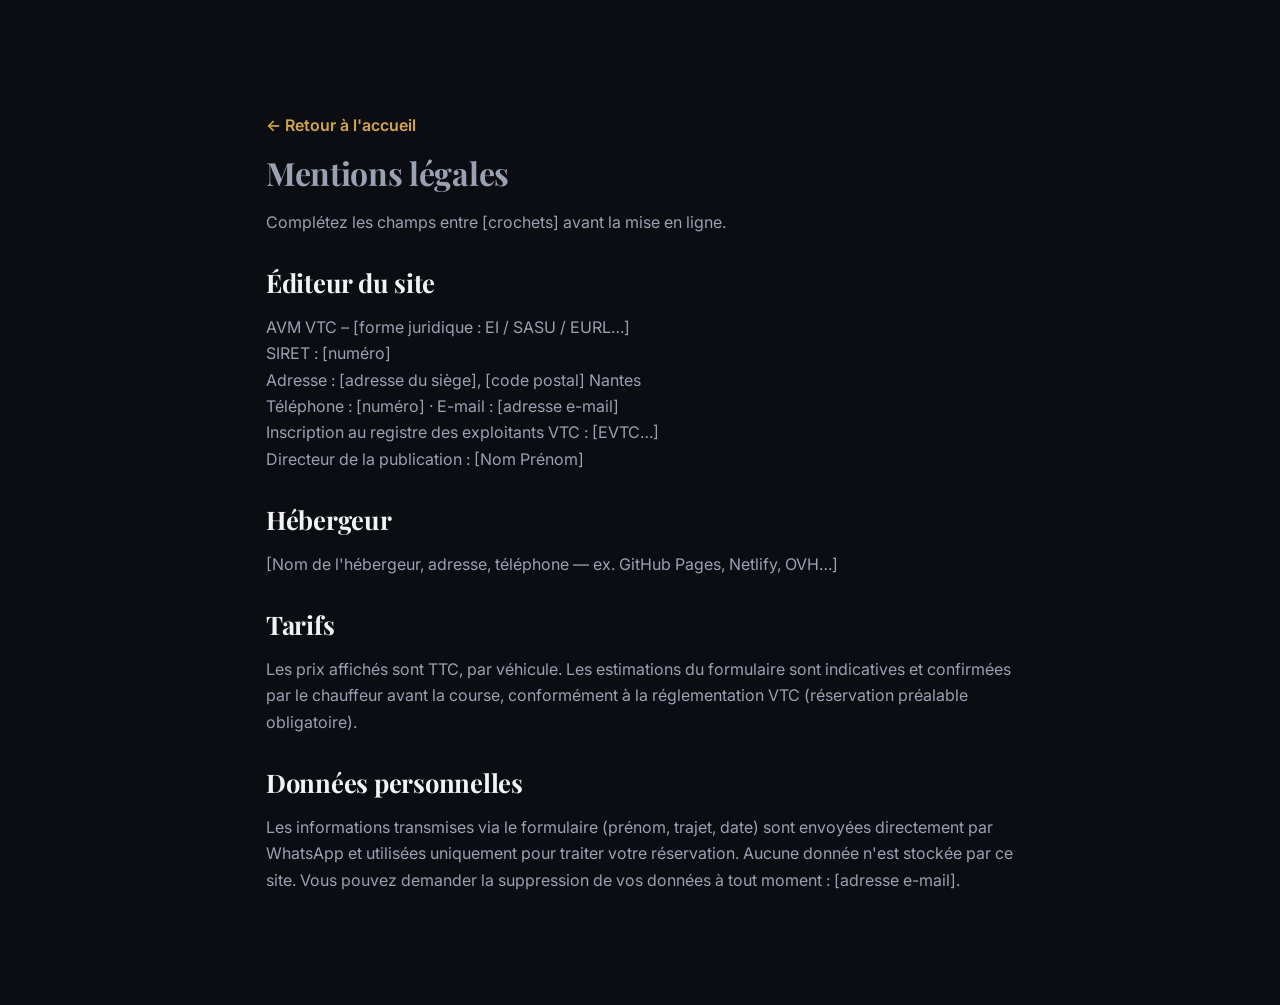
<file: mentions-legales.html>
<!doctype html>
<html lang="fr">
<head>
  <meta charset="utf-8">
  <meta name="viewport" content="width=device-width, initial-scale=1">
  <title>Mentions légales – AVM VTC</title>
  <meta name="robots" content="noindex">
  <link rel="icon" href="assets/favicon.svg" type="image/svg+xml">
  <link href="https://fonts.googleapis.com/css2?family=Inter:wght@400;500;600;700&family=Playfair+Display:wght@600;700&display=swap" rel="stylesheet">
  <link rel="stylesheet" href="style.css">
</head>
<body>
  <main class="section">
    <div class="container container--narrow prose">
      <p><a class="link" href="index.html">← Retour à l'accueil</a></p>
      <h1>Mentions légales</h1>
      <p class="muted">Complétez les champs entre [crochets] avant la mise en ligne.</p>

      <h2>Éditeur du site</h2>
      <p>AVM VTC – [forme juridique : EI / SASU / EURL…]<br>
      SIRET : [numéro]<br>
      Adresse : [adresse du siège], [code postal] Nantes<br>
      Téléphone : [numéro] · E-mail : [adresse e-mail]<br>
      Inscription au registre des exploitants VTC : [EVTC…]<br>
      Directeur de la publication : [Nom Prénom]</p>

      <h2>Hébergeur</h2>
      <p>[Nom de l'hébergeur, adresse, téléphone — ex. GitHub Pages, Netlify, OVH…]</p>

      <h2>Tarifs</h2>
      <p>Les prix affichés sont TTC, par véhicule. Les estimations du formulaire sont indicatives et confirmées par le chauffeur avant la course, conformément à la réglementation VTC (réservation préalable obligatoire).</p>

      <h2>Données personnelles</h2>
      <p>Les informations transmises via le formulaire (prénom, trajet, date) sont envoyées directement par WhatsApp et utilisées uniquement pour traiter votre réservation. Aucune donnée n'est stockée par ce site. Vous pouvez demander la suppression de vos données à tout moment : [adresse e-mail].</p>
    </div>
  </main>
</body>
</html>
</file>
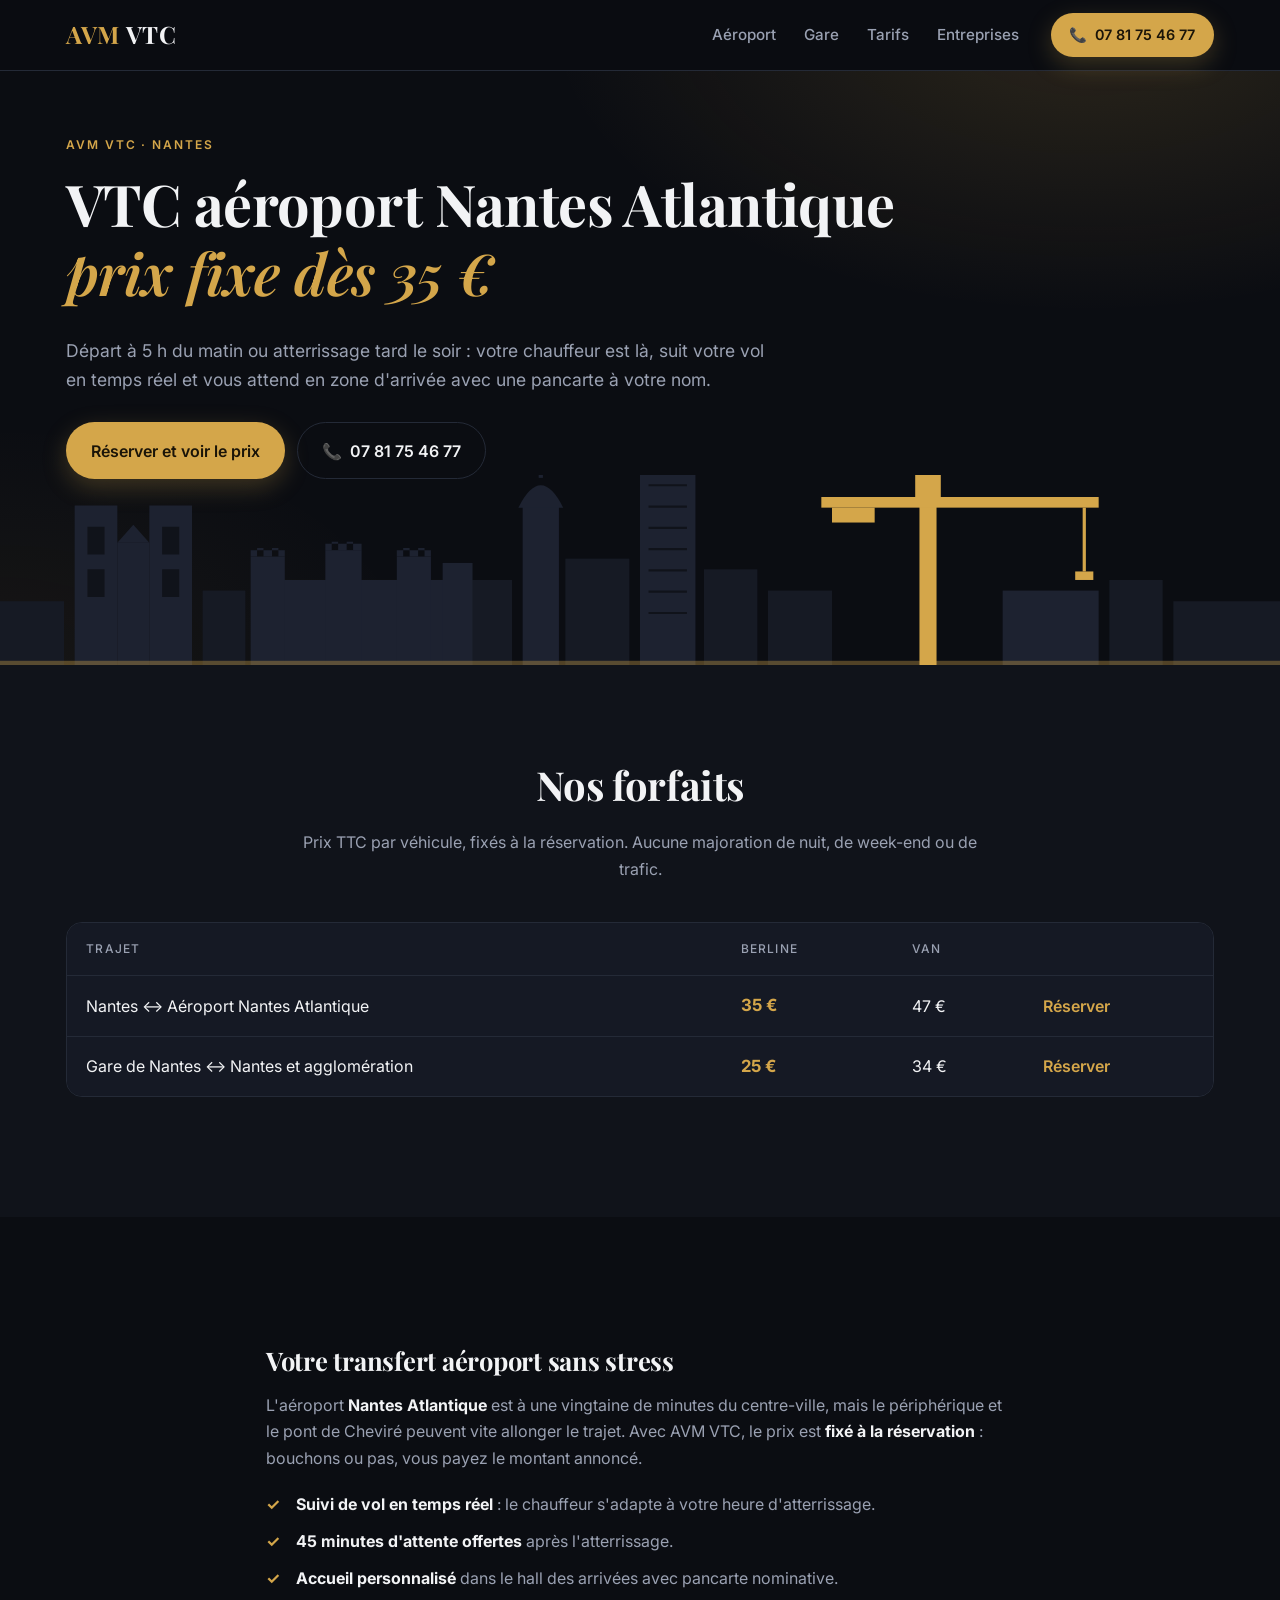
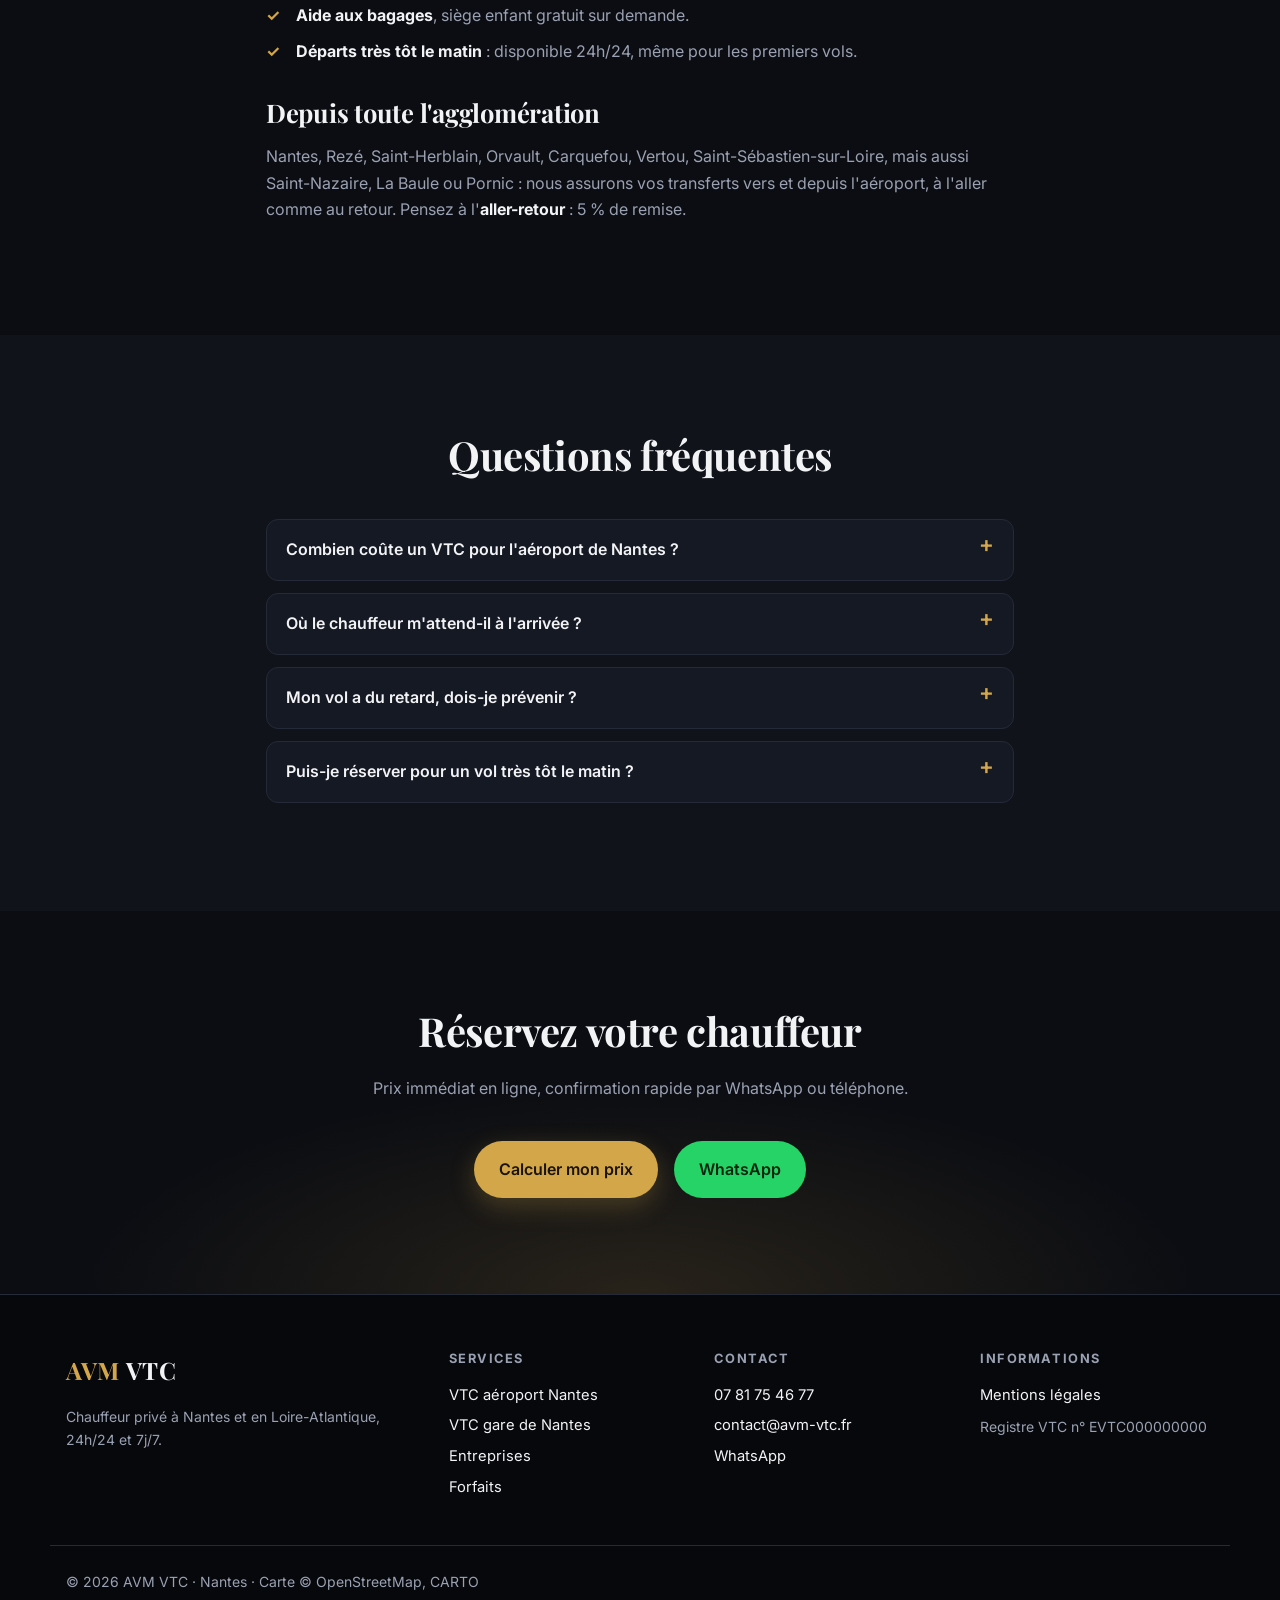
<file: vtc-aeroport-nantes.html>
<!doctype html>
<html lang="fr">
<head>
  <meta charset="utf-8">
  <meta name="viewport" content="width=device-width, initial-scale=1">
  <title>VTC Aéroport Nantes Atlantique dès 35 € – AVM VTC, chauffeur privé 24h/24</title>
  <meta name="description" content="Chauffeur VTC pour l'aéroport Nantes Atlantique : forfait 35 € depuis Nantes centre, prix fixe, suivi de vol, accueil avec pancarte, 24h/24. Réservation en 1 minute.">
  <link rel="canonical" href="https://www.avm-vtc.fr/vtc-aeroport-nantes.html">
  <meta property="og:title" content="VTC Aéroport Nantes Atlantique dès 35 € – AVM VTC, chauffeur privé 24h/24">
  <meta property="og:description" content="Chauffeur VTC pour l'aéroport Nantes Atlantique : forfait 35 € depuis Nantes centre, prix fixe, suivi de vol, accueil avec pancarte, 24h/24. Réservation en 1 minute.">
  <meta property="og:type" content="website">
  <meta property="og:locale" content="fr_FR">
  <meta name="theme-color" content="#0b0d12">
  <link rel="manifest" href="manifest.webmanifest">
  <link rel="apple-touch-icon" href="assets/icon-192.png">
  <link rel="icon" href="assets/favicon.svg" type="image/svg+xml">
  <link rel="preconnect" href="https://fonts.googleapis.com">
  <link rel="preconnect" href="https://fonts.gstatic.com" crossorigin>
  <link href="https://fonts.googleapis.com/css2?family=Inter:wght@400;500;600;700&family=Playfair+Display:wght@600;700&display=swap" rel="stylesheet">
  <link rel="stylesheet" href="style.css">
  <script type="application/ld+json">
  {
    "@context": "https://schema.org",
    "@type": "FAQPage",
    "mainEntity": [
      { "@type": "Question", "name": "Combien coûte un VTC pour l'aéroport de Nantes ?", "acceptedAnswer": { "@type": "Answer", "text": "Le forfait entre Nantes centre et l'aéroport Nantes Atlantique est de 35 € en berline et 47 € en van, prix fixe et TTC." } },
      { "@type": "Question", "name": "Où le chauffeur m'attend-il à l'arrivée ?", "acceptedAnswer": { "@type": "Answer", "text": "Dans le hall des arrivées, avec une pancarte à votre nom. Le chauffeur vous envoie un message dès qu'il est sur place." } },
      { "@type": "Question", "name": "Mon vol a du retard, dois-je prévenir ?", "acceptedAnswer": { "@type": "Answer", "text": "Non : nous suivons votre vol en temps réel. Les 45 premières minutes d'attente après l'atterrissage sont offertes." } },
      { "@type": "Question", "name": "Puis-je réserver pour un vol très tôt le matin ?", "acceptedAnswer": { "@type": "Answer", "text": "Oui, nous fonctionnons 24h/24. Réservez de préférence la veille pour les départs avant 7 h." } }
    ]
  }
  </script>
</head>
<body>

<!-- Page générée à partir de index.html : en-tête et pied de page identiques. -->
  <header class="header" id="top">
    <div class="container header__inner">
      <a href="index.html" class="logo" aria-label="AVM VTC, accueil">
        <span class="logo__mark">AVM</span><span class="logo__text">VTC</span>
      </a>
      <nav class="nav" aria-label="Navigation principale">
        <a href="vtc-aeroport-nantes.html">Aéroport</a>
        <a href="vtc-gare-nantes.html">Gare</a>
        <a href="index.html#tarifs">Tarifs</a>
        <a href="index.html#entreprises">Entreprises</a>
      </nav>
      <button class="btn btn--ghost btn--sm" data-install hidden>⬇︎ Installer l'app</button>
      <a class="btn btn--gold btn--sm" data-tel href="#">📞 <span class="hide-sm" data-tel-label></span><span class="show-sm">Appeler</span></a>
    </div>
  </header>

  <main>
    <section class="hero hero--page">
      <div class="container">
        <p class="eyebrow">AVM VTC · Nantes</p>
        <h1>VTC aéroport Nantes Atlantique<br><em>prix fixe dès 35 €</em></h1>
        <p class="lead">Départ à 5 h du matin ou atterrissage tard le soir : votre chauffeur est là, suit votre vol en temps réel et vous attend en zone d'arrivée avec une pancarte à votre nom.</p>
        <div class="hero__actions">
          <a class="btn btn--gold" href="index.html?trajet=nte#reserver">Réserver et voir le prix</a>
          <a class="btn btn--ghost" data-tel href="#">📞 <span data-tel-label></span></a>
        </div>
      </div>
      <img class="hero__skyline" src="assets/nantes.svg" alt="" aria-hidden="true">
    </section>

    <section class="section section--alt">
      <div class="container">
        <h2 class="section__title">Nos forfaits</h2>
        <p class="section__sub">Prix TTC par véhicule, fixés à la réservation. Aucune majoration de nuit, de week-end ou de trafic.</p>
        <div class="table-wrap">
          <table class="prices" data-groups="airport,station">
            <thead><tr><th>Trajet</th><th>Berline</th><th>Van</th><th><span class="sr-only">Action</span></th></tr></thead>
            <tbody></tbody>
          </table>
        </div>
      </div>
    </section>

    <section class="section">
      <div class="container container--narrow prose">
        <h2>Votre transfert aéroport sans stress</h2>
        <p>L'aéroport <strong>Nantes Atlantique</strong> est à une vingtaine de minutes du centre-ville, mais le périphérique et le pont de Cheviré peuvent vite allonger le trajet. Avec AVM VTC, le prix est <strong>fixé à la réservation</strong> : bouchons ou pas, vous payez le montant annoncé.</p>
        <ul class="checks">
          <li><strong>Suivi de vol en temps réel</strong> : le chauffeur s'adapte à votre heure d'atterrissage.</li>
          <li><strong>45 minutes d'attente offertes</strong> après l'atterrissage.</li>
          <li><strong>Accueil personnalisé</strong> dans le hall des arrivées avec pancarte nominative.</li>
          <li><strong>Aide aux bagages</strong>, siège enfant gratuit sur demande.</li>
          <li><strong>Départs très tôt le matin</strong> : disponible 24h/24, même pour les premiers vols.</li>
        </ul>
        <h2>Depuis toute l'agglomération</h2>
        <p>Nantes, Rezé, Saint-Herblain, Orvault, Carquefou, Vertou, Saint-Sébastien-sur-Loire, mais aussi Saint-Nazaire, La Baule ou Pornic : nous assurons vos transferts vers et depuis l'aéroport, à l'aller comme au retour. Pensez à l'<strong>aller-retour</strong> : 5 % de remise.</p>
      </div>
    </section>

    <section class="section section--alt">
      <div class="container container--narrow">
        <h2 class="section__title">Questions fréquentes</h2>
        <details><summary>Combien coûte un VTC pour l'aéroport de Nantes ?</summary><p>Le forfait entre Nantes centre et l'aéroport Nantes Atlantique est de 35 € en berline et 47 € en van, prix fixe et TTC.</p></details>
        <details><summary>Où le chauffeur m'attend-il à l'arrivée ?</summary><p>Dans le hall des arrivées, avec une pancarte à votre nom. Le chauffeur vous envoie un message dès qu'il est sur place.</p></details>
        <details><summary>Mon vol a du retard, dois-je prévenir ?</summary><p>Non : nous suivons votre vol en temps réel. Les 45 premières minutes d'attente après l'atterrissage sont offertes.</p></details>
        <details><summary>Puis-je réserver pour un vol très tôt le matin ?</summary><p>Oui, nous fonctionnons 24h/24. Réservez de préférence la veille pour les départs avant 7 h.</p></details>
      </div>
    </section>

    <section class="section final">
      <div class="container center">
        <h2 class="section__title">Réservez votre chauffeur</h2>
        <p class="section__sub">Prix immédiat en ligne, confirmation rapide par WhatsApp ou téléphone.</p>
        <div class="final__btns">
          <a class="btn btn--gold" href="index.html?trajet=nte#reserver">Calculer mon prix</a>
          <a class="btn btn--whatsapp" href="#" data-wa="Bonjour, je souhaite réserver un VTC (prix fixe dès 35 €).">WhatsApp</a>
        </div>
      </div>
    </section>
  </main>

  <footer class="footer">
    <div class="container footer__grid">
      <div>
        <a href="index.html" class="logo"><span class="logo__mark">AVM</span><span class="logo__text">VTC</span></a>
        <p class="muted small">Chauffeur privé à Nantes et en Loire-Atlantique, 24h/24 et 7j/7.</p>
      </div>
      <div>
        <h4>Services</h4>
        <a href="vtc-aeroport-nantes.html">VTC aéroport Nantes</a>
        <a href="vtc-gare-nantes.html">VTC gare de Nantes</a>
        <a href="index.html#entreprises">Entreprises</a>
        <a href="index.html#tarifs">Forfaits</a>
      </div>
      <div>
        <h4>Contact</h4>
        <a data-tel href="#"><span data-tel-label></span></a>
        <a data-mail href="#"><span data-email></span></a>
        <a href="#" data-wa="Bonjour AVM VTC,">WhatsApp</a>
      </div>
      <div>
        <h4>Informations</h4>
        <a href="mentions-legales.html">Mentions légales</a>
        <span class="muted small">Registre VTC n° <span data-registre></span></span>
      </div>
    </div>
    <p class="container muted small footer__copy">© <span data-year></span> AVM VTC · Nantes · Carte © OpenStreetMap, CARTO</p>
  </footer>

  <div class="mobile-bar">
    <a class="btn btn--gold" data-tel href="#">📞 Appeler</a>
    <a class="btn btn--whatsapp" href="#" data-wa="Bonjour, je souhaite réserver une course avec AVM VTC.">WhatsApp</a>
  </div>

  <script src="config.js"></script>
  <script src="script.js"></script>
</body>
</html>
</file>
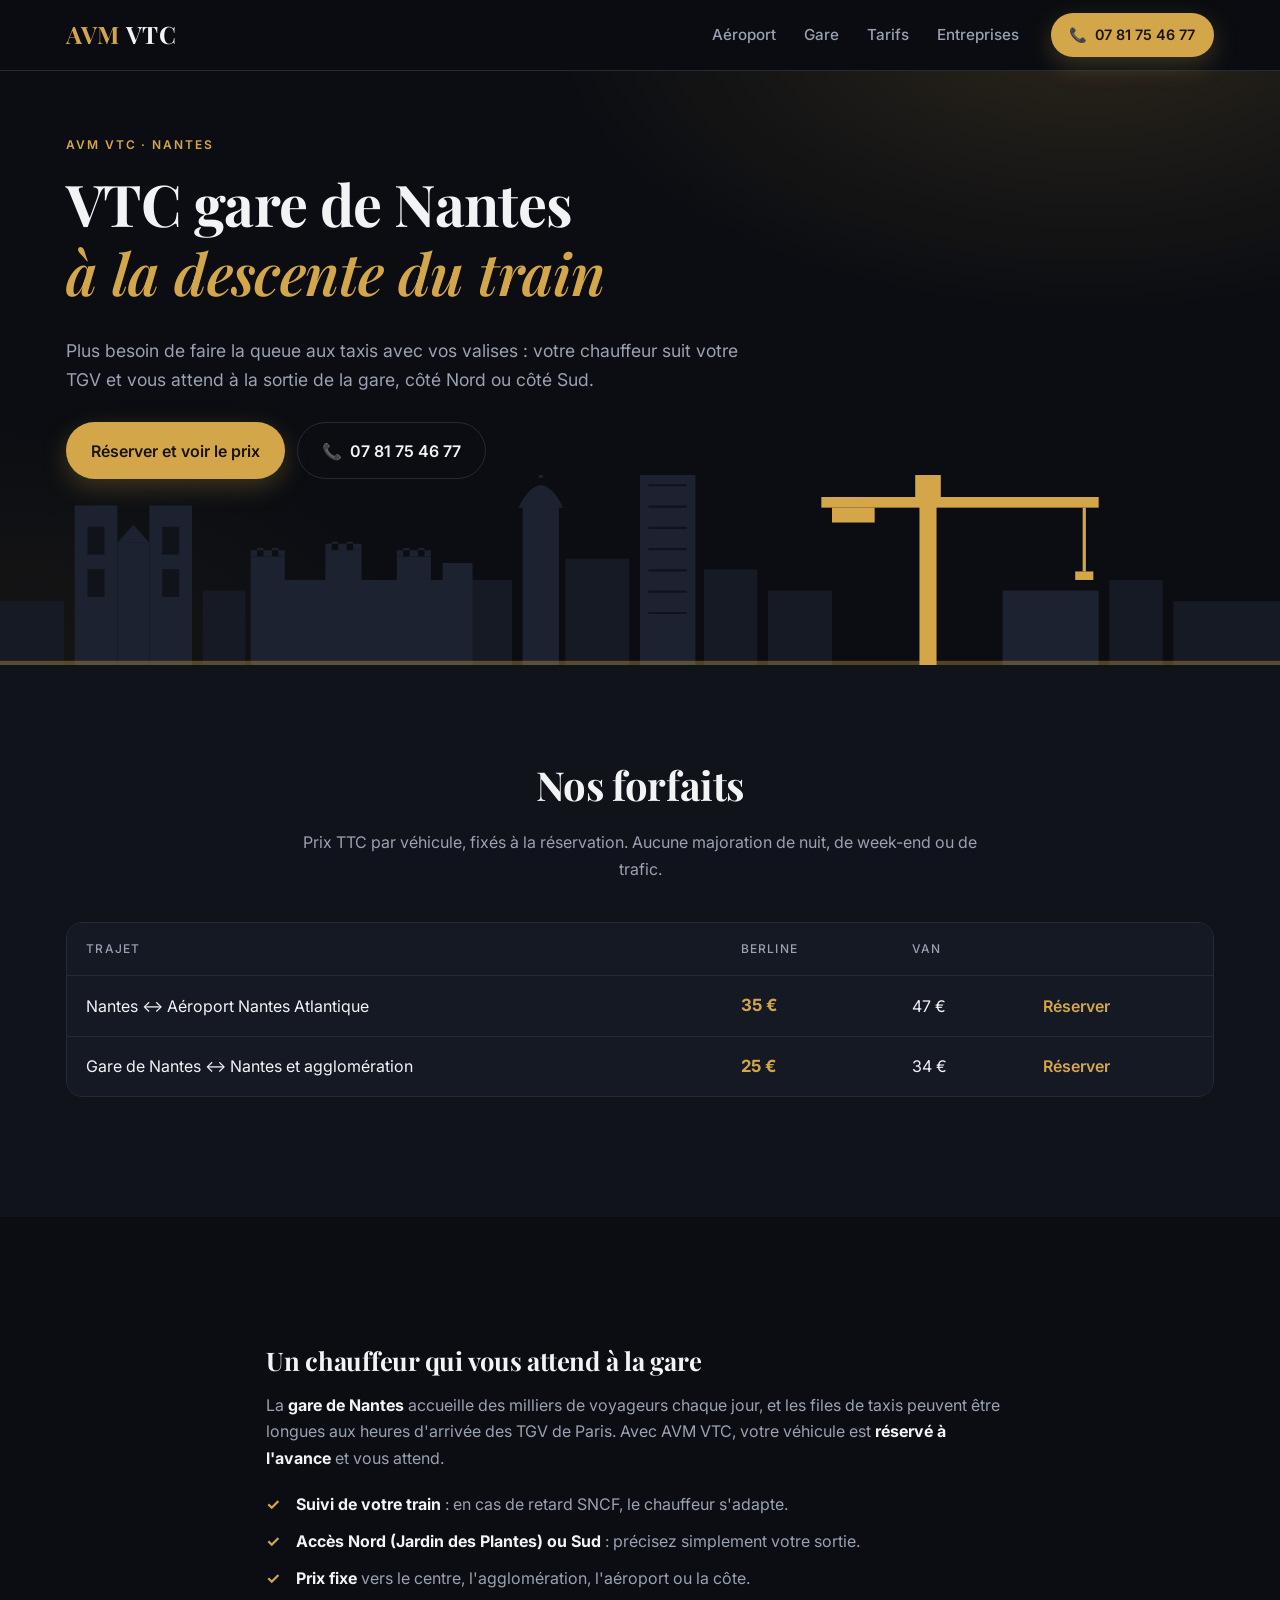
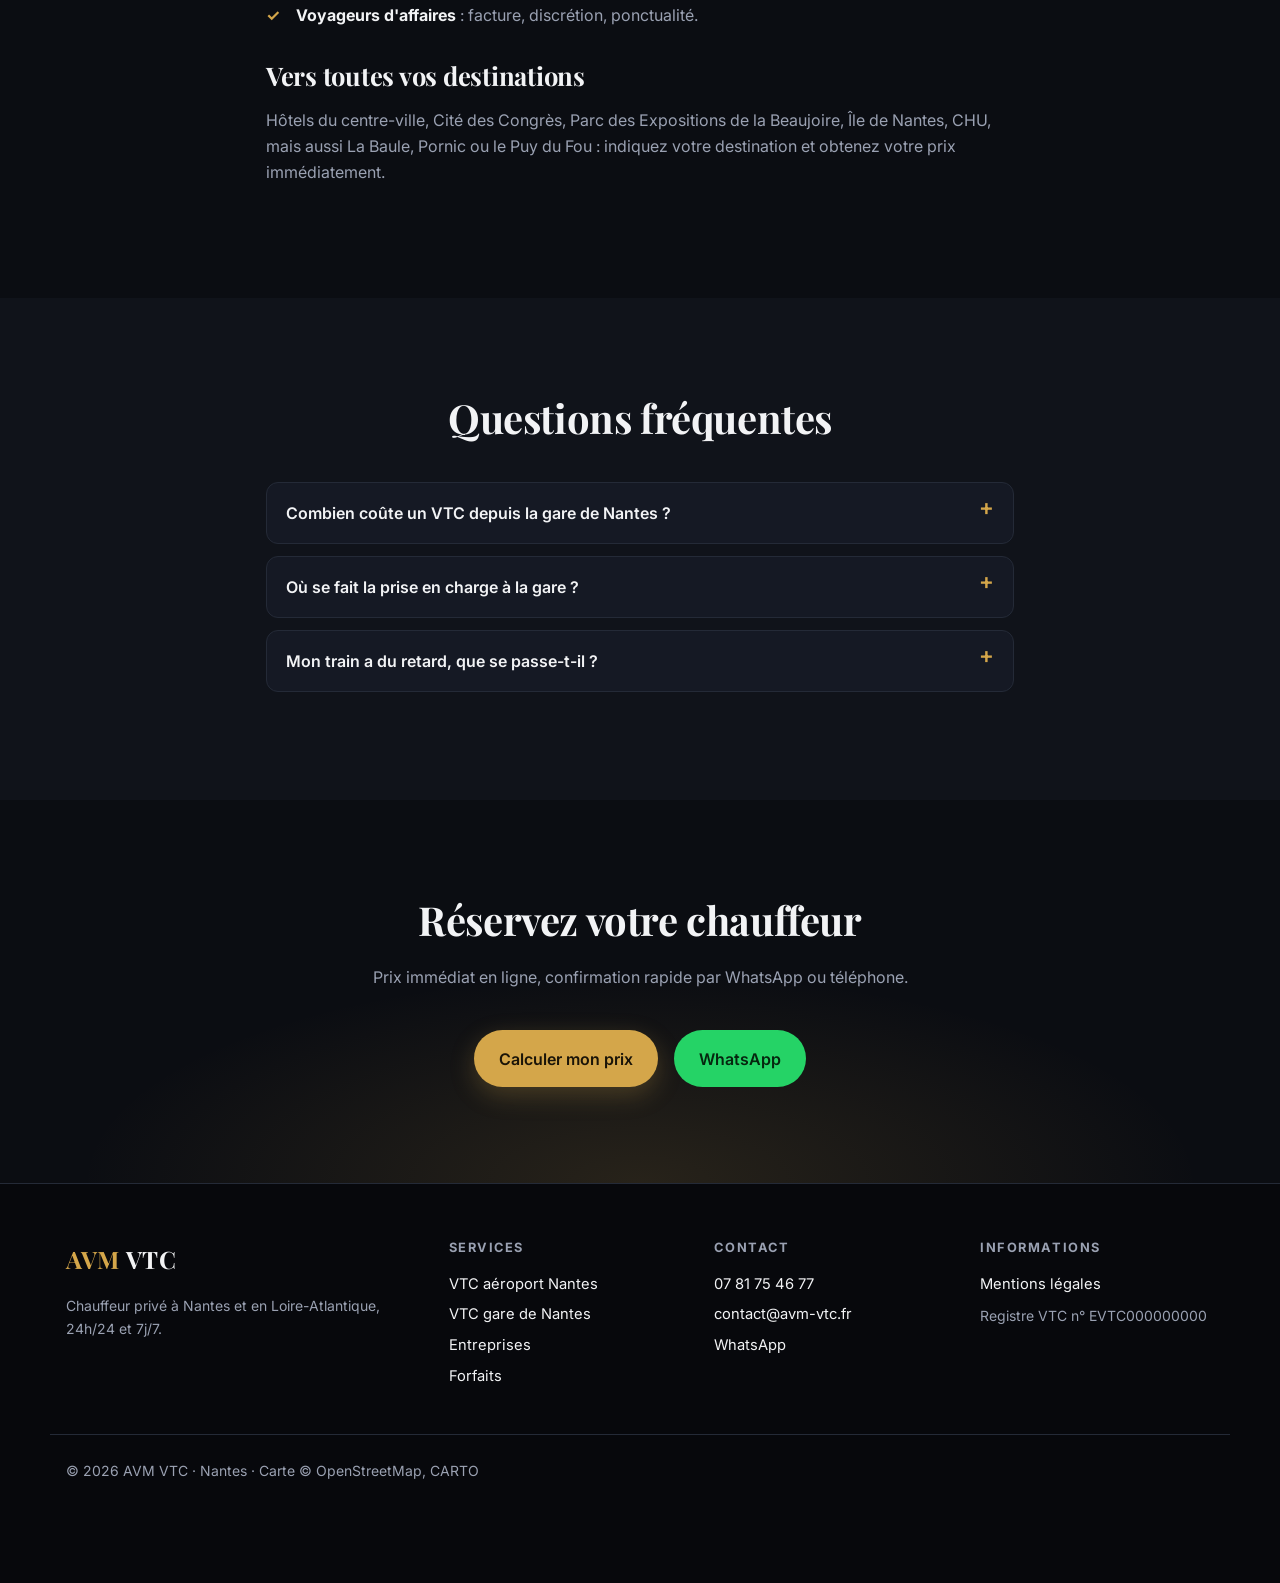
<file: vtc-gare-nantes.html>
<!doctype html>
<html lang="fr">
<head>
  <meta charset="utf-8">
  <meta name="viewport" content="width=device-width, initial-scale=1">
  <title>VTC Gare de Nantes dès 25 € – AVM VTC, chauffeur privé à la sortie du train</title>
  <meta name="description" content="Chauffeur VTC à la gare de Nantes (accès Nord et Sud) : dès 25 € vers Nantes et l'agglomération, 35 € vers l'aéroport. Suivi du train, prix fixe, 24h/24.">
  <link rel="canonical" href="https://www.avm-vtc.fr/vtc-gare-nantes.html">
  <meta property="og:title" content="VTC Gare de Nantes dès 25 € – AVM VTC, chauffeur privé à la sortie du train">
  <meta property="og:description" content="Chauffeur VTC à la gare de Nantes (accès Nord et Sud) : dès 25 € vers Nantes et l'agglomération, 35 € vers l'aéroport. Suivi du train, prix fixe, 24h/24.">
  <meta property="og:type" content="website">
  <meta property="og:locale" content="fr_FR">
  <meta name="theme-color" content="#0b0d12">
  <link rel="manifest" href="manifest.webmanifest">
  <link rel="apple-touch-icon" href="assets/icon-192.png">
  <link rel="icon" href="assets/favicon.svg" type="image/svg+xml">
  <link rel="preconnect" href="https://fonts.googleapis.com">
  <link rel="preconnect" href="https://fonts.gstatic.com" crossorigin>
  <link href="https://fonts.googleapis.com/css2?family=Inter:wght@400;500;600;700&family=Playfair+Display:wght@600;700&display=swap" rel="stylesheet">
  <link rel="stylesheet" href="style.css">
  <script type="application/ld+json">
  {
    "@context": "https://schema.org",
    "@type": "FAQPage",
    "mainEntity": [
      { "@type": "Question", "name": "Combien coûte un VTC depuis la gare de Nantes ?", "acceptedAnswer": { "@type": "Answer", "text": "Dès 25 € vers Nantes et l'agglomération, et 35 € vers l'aéroport Nantes Atlantique, prix fixe et TTC en berline." } },
      { "@type": "Question", "name": "Où se fait la prise en charge à la gare ?", "acceptedAnswer": { "@type": "Answer", "text": "Côté Nord ou côté Sud, selon votre préférence. Le chauffeur vous indique sa position exacte par message." } },
      { "@type": "Question", "name": "Mon train a du retard, que se passe-t-il ?", "acceptedAnswer": { "@type": "Answer", "text": "Nous suivons les horaires SNCF en temps réel : le chauffeur sera là à l'arrivée réelle de votre train." } }
    ]
  }
  </script>
</head>
<body>

<!-- Page générée à partir de index.html : en-tête et pied de page identiques. -->
  <header class="header" id="top">
    <div class="container header__inner">
      <a href="index.html" class="logo" aria-label="AVM VTC, accueil">
        <span class="logo__mark">AVM</span><span class="logo__text">VTC</span>
      </a>
      <nav class="nav" aria-label="Navigation principale">
        <a href="vtc-aeroport-nantes.html">Aéroport</a>
        <a href="vtc-gare-nantes.html">Gare</a>
        <a href="index.html#tarifs">Tarifs</a>
        <a href="index.html#entreprises">Entreprises</a>
      </nav>
      <button class="btn btn--ghost btn--sm" data-install hidden>⬇︎ Installer l'app</button>
      <a class="btn btn--gold btn--sm" data-tel href="#">📞 <span class="hide-sm" data-tel-label></span><span class="show-sm">Appeler</span></a>
    </div>
  </header>

  <main>
    <section class="hero hero--page">
      <div class="container">
        <p class="eyebrow">AVM VTC · Nantes</p>
        <h1>VTC gare de Nantes<br><em>à la descente du train</em></h1>
        <p class="lead">Plus besoin de faire la queue aux taxis avec vos valises : votre chauffeur suit votre TGV et vous attend à la sortie de la gare, côté Nord ou côté Sud.</p>
        <div class="hero__actions">
          <a class="btn btn--gold" href="index.html?trajet=gare#reserver">Réserver et voir le prix</a>
          <a class="btn btn--ghost" data-tel href="#">📞 <span data-tel-label></span></a>
        </div>
      </div>
      <img class="hero__skyline" src="assets/nantes.svg" alt="" aria-hidden="true">
    </section>

    <section class="section section--alt">
      <div class="container">
        <h2 class="section__title">Nos forfaits</h2>
        <p class="section__sub">Prix TTC par véhicule, fixés à la réservation. Aucune majoration de nuit, de week-end ou de trafic.</p>
        <div class="table-wrap">
          <table class="prices" data-groups="station,airport">
            <thead><tr><th>Trajet</th><th>Berline</th><th>Van</th><th><span class="sr-only">Action</span></th></tr></thead>
            <tbody></tbody>
          </table>
        </div>
      </div>
    </section>

    <section class="section">
      <div class="container container--narrow prose">
        <h2>Un chauffeur qui vous attend à la gare</h2>
        <p>La <strong>gare de Nantes</strong> accueille des milliers de voyageurs chaque jour, et les files de taxis peuvent être longues aux heures d'arrivée des TGV de Paris. Avec AVM VTC, votre véhicule est <strong>réservé à l'avance</strong> et vous attend.</p>
        <ul class="checks">
          <li><strong>Suivi de votre train</strong> : en cas de retard SNCF, le chauffeur s'adapte.</li>
          <li><strong>Accès Nord (Jardin des Plantes) ou Sud</strong> : précisez simplement votre sortie.</li>
          <li><strong>Prix fixe</strong> vers le centre, l'agglomération, l'aéroport ou la côte.</li>
          <li><strong>Voyageurs d'affaires</strong> : facture, discrétion, ponctualité.</li>
        </ul>
        <h2>Vers toutes vos destinations</h2>
        <p>Hôtels du centre-ville, Cité des Congrès, Parc des Expositions de la Beaujoire, Île de Nantes, CHU, mais aussi La Baule, Pornic ou le Puy du Fou : indiquez votre destination et obtenez votre prix immédiatement.</p>
      </div>
    </section>

    <section class="section section--alt">
      <div class="container container--narrow">
        <h2 class="section__title">Questions fréquentes</h2>
        <details><summary>Combien coûte un VTC depuis la gare de Nantes ?</summary><p>Dès 25 € vers Nantes et l'agglomération, et 35 € vers l'aéroport Nantes Atlantique, prix fixe et TTC en berline.</p></details>
        <details><summary>Où se fait la prise en charge à la gare ?</summary><p>Côté Nord ou côté Sud, selon votre préférence. Le chauffeur vous indique sa position exacte par message.</p></details>
        <details><summary>Mon train a du retard, que se passe-t-il ?</summary><p>Nous suivons les horaires SNCF en temps réel : le chauffeur sera là à l'arrivée réelle de votre train.</p></details>
      </div>
    </section>

    <section class="section final">
      <div class="container center">
        <h2 class="section__title">Réservez votre chauffeur</h2>
        <p class="section__sub">Prix immédiat en ligne, confirmation rapide par WhatsApp ou téléphone.</p>
        <div class="final__btns">
          <a class="btn btn--gold" href="index.html?trajet=gare#reserver">Calculer mon prix</a>
          <a class="btn btn--whatsapp" href="#" data-wa="Bonjour, je souhaite réserver un VTC (à la descente du train).">WhatsApp</a>
        </div>
      </div>
    </section>
  </main>

  <footer class="footer">
    <div class="container footer__grid">
      <div>
        <a href="index.html" class="logo"><span class="logo__mark">AVM</span><span class="logo__text">VTC</span></a>
        <p class="muted small">Chauffeur privé à Nantes et en Loire-Atlantique, 24h/24 et 7j/7.</p>
      </div>
      <div>
        <h4>Services</h4>
        <a href="vtc-aeroport-nantes.html">VTC aéroport Nantes</a>
        <a href="vtc-gare-nantes.html">VTC gare de Nantes</a>
        <a href="index.html#entreprises">Entreprises</a>
        <a href="index.html#tarifs">Forfaits</a>
      </div>
      <div>
        <h4>Contact</h4>
        <a data-tel href="#"><span data-tel-label></span></a>
        <a data-mail href="#"><span data-email></span></a>
        <a href="#" data-wa="Bonjour AVM VTC,">WhatsApp</a>
      </div>
      <div>
        <h4>Informations</h4>
        <a href="mentions-legales.html">Mentions légales</a>
        <span class="muted small">Registre VTC n° <span data-registre></span></span>
      </div>
    </div>
    <p class="container muted small footer__copy">© <span data-year></span> AVM VTC · Nantes · Carte © OpenStreetMap, CARTO</p>
  </footer>

  <div class="mobile-bar">
    <a class="btn btn--gold" data-tel href="#">📞 Appeler</a>
    <a class="btn btn--whatsapp" href="#" data-wa="Bonjour, je souhaite réserver une course avec AVM VTC.">WhatsApp</a>
  </div>

  <script src="config.js"></script>
  <script src="script.js"></script>
</body>
</html>
</file>
<file: style.css>
:root {
  --bg: #0b0d12;
  --bg-2: #10131a;
  --card: #151924;
  --line: #242a37;
  --text: #f2f3f5;
  --muted: #9aa1b2;
  --gold: #d4a64a;
  --gold-2: #ecc77d;
  --wa: #25d366;
  --radius: 16px;
  --serif: "Playfair Display", Georgia, "Times New Roman", serif;
}
*, *::before, *::after { box-sizing: border-box; }
[hidden] { display: none !important; }
html { scroll-behavior: smooth; scroll-padding-top: 80px; }
body {
  margin: 0; background: var(--bg); color: var(--text);
  font: 16px/1.65 "Inter", system-ui, -apple-system, "Segoe UI", Roboto, sans-serif;
  -webkit-font-smoothing: antialiased;
}
img { max-width: 100%; display: block; }
a { color: inherit; }
h1, h2, h3, h4 { line-height: 1.2; margin: 0 0 .5em; }
h1, h2 { font-family: var(--serif); font-weight: 700; letter-spacing: -.01em; }
.container { width: 100%; max-width: 1180px; margin: 0 auto; padding: 0 16px; }
.container--narrow { max-width: 780px; }
.muted { color: var(--muted); }
.small { font-size: .875rem; }
.center { text-align: center; }
.sr-only { position: absolute; width: 1px; height: 1px; overflow: hidden; clip: rect(0 0 0 0); }
.eyebrow { color: var(--gold); text-transform: uppercase; letter-spacing: .16em; font-size: .75rem; font-weight: 600; margin: 0 0 .9rem; }

/* Boutons */
.btn {
  display: inline-flex; align-items: center; justify-content: center; gap: .5rem;
  padding: .9rem 1.5rem; border-radius: 999px; border: 1px solid transparent;
  font: inherit; font-weight: 600; text-decoration: none; cursor: pointer; white-space: nowrap;
  transition: transform .15s, background .15s, border-color .15s, box-shadow .15s;
}
.btn:hover { transform: translateY(-1px); }
.btn:focus-visible, a:focus-visible, button:focus-visible, summary:focus-visible { outline: 2px solid var(--gold); outline-offset: 3px; }
.btn--sm { padding: .55rem 1.1rem; font-size: .9rem; }
.btn--block { width: 100%; }
.btn--gold { background: var(--gold); color: #1a1408; box-shadow: 0 8px 24px rgba(212,166,74,.25); }
.btn--gold:hover { background: var(--gold-2); }
.btn--whatsapp { background: var(--wa); color: #06260f; }
.btn--ghost { background: transparent; border-color: var(--line); color: var(--text); }
.btn--ghost:hover { border-color: var(--gold); }
.btn--dark { background: var(--bg); color: var(--text); }
.link { color: var(--gold); font-weight: 600; text-decoration: none; }
.link:hover { text-decoration: underline; }

/* Topbar + en-tête */
.topbar { background: #07080c; border-bottom: 1px solid var(--line); font-size: .8rem; color: var(--muted); }
.topbar__inner { display: flex; justify-content: space-between; gap: 1rem; padding-top: 6px; padding-bottom: 6px; }
.topbar a { color: var(--gold); text-decoration: none; font-weight: 600; }
.header { position: sticky; top: 0; z-index: 50; background: rgba(11,13,18,.9); backdrop-filter: blur(12px); -webkit-backdrop-filter: blur(12px); border-bottom: 1px solid var(--line); }
.header__inner { display: flex; align-items: center; gap: 2rem; height: 70px; }
.logo { display: inline-flex; align-items: baseline; gap: .35rem; text-decoration: none; font-family: var(--serif); font-weight: 700; font-size: 1.5rem; letter-spacing: .03em; }
.logo__mark { color: var(--gold); }
.nav { display: flex; gap: 1.75rem; margin-left: auto; }
.nav a { text-decoration: none; color: var(--muted); font-weight: 500; font-size: .95rem; }
.nav a:hover { color: var(--text); }
.burger { display: none; background: none; border: 0; padding: 8px; cursor: pointer; }
.burger span { display: block; width: 22px; height: 2px; background: var(--text); margin: 5px 0; }

/* Hero */
.hero {
  position: relative; overflow: hidden; padding: 64px 0 150px;
  background: radial-gradient(900px 500px at 85% -10%, rgba(212,166,74,.16), transparent 60%),
              radial-gradient(700px 400px at 0% 100%, rgba(212,166,74,.06), transparent 60%), var(--bg);
}
.hero__grid { position: relative; z-index: 2; display: grid; grid-template-columns: 1.1fr .9fr; gap: 56px; align-items: start; }
.hero h1 { font-size: clamp(2.2rem, 5vw, 3.6rem); }
.hero h1 em { font-style: italic; color: var(--gold); font-weight: 600; }
.lead { font-size: 1.1rem; color: var(--muted); max-width: 36rem; }
.hero__actions { display: flex; gap: .75rem; flex-wrap: wrap; margin: 1.75rem 0 2.25rem; }
.badges { list-style: none; padding: 0; margin: 0; display: flex; gap: 2.25rem; flex-wrap: wrap; }
.badges li { display: flex; flex-direction: column; border-left: 2px solid var(--gold); padding-left: .9rem; }
.badges strong { font-family: var(--serif); font-size: 1.6rem; color: var(--text); }
.badges span { color: var(--muted); font-size: .85rem; }
.hero__skyline { position: absolute; left: 0; right: 0; bottom: 0; width: 100%; height: 190px; object-fit: cover; object-position: bottom; z-index: 1; pointer-events: none; }
.hero--page { padding-bottom: 150px; }
.hero--page .lead { max-width: 44rem; }

/* Carte / formulaire */
.card { background: var(--card); border: 1px solid var(--line); border-radius: var(--radius); padding: 26px; }
.booking { box-shadow: 0 40px 90px rgba(0,0,0,.5); border-top: 3px solid var(--gold); }
.booking__head { margin-bottom: 1rem; }
.booking__title { font-family: var(--serif); font-size: 1.6rem; margin: 0; }
.booking__sub { color: var(--muted); margin: .2rem 0 0; font-size: .85rem; }
.tabs { display: grid; grid-template-columns: 1fr 1fr; background: var(--bg-2); border: 1px solid var(--line); border-radius: 999px; padding: 4px; margin-bottom: 1rem; }
.tab { background: none; border: 0; color: var(--muted); font: inherit; font-weight: 600; font-size: .92rem; padding: .55rem; border-radius: 999px; cursor: pointer; }
.tab.is-active { background: var(--gold); color: #1a1408; }
.field { margin-bottom: .9rem; min-width: 0; }
.field-row { display: grid; grid-template-columns: 1fr 1fr; gap: .75rem; }
label, .label { display: block; font-size: .8rem; color: var(--muted); margin-bottom: .35rem; font-weight: 500; }
input, select {
  width: 100%; background: var(--bg-2); border: 1px solid var(--line); color: var(--text);
  border-radius: 10px; padding: .7rem .8rem; font: inherit; font-size: 1rem; color-scheme: dark;
}
input:focus, select:focus { outline: 2px solid var(--gold); outline-offset: 1px; border-color: transparent; }
input[type="range"] { padding: 0; accent-color: var(--gold); background: none; border: 0; }
.checkbox { display: flex; align-items: center; gap: .5rem; color: var(--text); cursor: pointer; font-size: .9rem; margin-bottom: .5rem; }
.checkbox input { width: auto; accent-color: var(--gold); }
.vehicles { display: grid; grid-template-columns: repeat(3, 1fr); gap: .5rem; }
.vehicle { background: var(--bg-2); border: 1px solid var(--line); border-radius: 10px; color: var(--text); padding: .6rem .4rem; cursor: pointer; font: inherit; text-align: center; }
.vehicle strong { display: block; font-size: .95rem; }
.vehicle span { font-size: .72rem; color: var(--muted); }
.vehicle.is-active { border-color: var(--gold); background: rgba(212,166,74,.1); }
.price { display: flex; justify-content: space-between; align-items: center; border-top: 1px solid var(--line); padding-top: 1rem; margin-top: .5rem; }
.price__label { display: block; color: var(--muted); font-size: .8rem; }
.price__old { color: var(--muted); text-decoration: line-through; font-size: .9rem; }
.price__value { font-family: var(--serif); font-size: 2.2rem; font-weight: 700; color: var(--gold); }
.price__note { font-size: .8rem; color: var(--gold-2); margin: .2rem 0 1rem; }
.booking .btn + .btn { margin-top: .6rem; }
.form-error { color: #ff7b7b; font-size: .9rem; margin: .5rem 0 0; }
.form-error:empty { display: none; }

/* Bandeau engagements */
.strip { border-top: 1px solid var(--line); border-bottom: 1px solid var(--line); background: var(--bg-2); }
.strip__inner { display: grid; grid-template-columns: repeat(4, 1fr); }
.strip__inner div { padding: 22px 16px; display: flex; flex-direction: column; border-left: 1px solid var(--line); }
.strip__inner div:first-child { border-left: 0; }
.strip strong { color: var(--gold); }
.strip span { color: var(--muted); font-size: .85rem; }

/* Sections */
.section { padding: 96px 0; }
.section--alt { background: var(--bg-2); }
.section__title { font-size: clamp(1.7rem, 3.4vw, 2.5rem); text-align: center; }
.section__title--left { text-align: left; }
.section__sub { color: var(--muted); text-align: center; max-width: 44rem; margin: 0 auto 2.5rem; }
.section__title + .grid, .section__title + .steps, .section__title + .table-wrap { margin-top: 2.5rem; }
.grid { display: grid; gap: 20px; }
.grid--3 { grid-template-columns: repeat(3, 1fr); }
.service { display: flex; flex-direction: column; text-decoration: none; transition: border-color .2s, transform .2s; }
.service:hover { border-color: var(--gold); transform: translateY(-3px); }
.service__icon { font-size: 1.6rem; width: 52px; height: 52px; display: grid; place-items: center; border-radius: 12px; background: rgba(212,166,74,.1); margin-bottom: 1rem; }
.service h3 { font-size: 1.15rem; }
.service p { color: var(--muted); flex: 1; }
.checks { list-style: none; padding: 0; margin: 1.25rem 0; }
.checks li { padding-left: 1.9rem; position: relative; margin: .65rem 0; }
.checks li::before { content: "✓"; position: absolute; left: 0; top: 0; color: var(--gold); font-weight: 700; }

.table-wrap { position: relative; overflow-x: auto; border: 1px solid var(--line); border-radius: var(--radius); margin-bottom: 1.5rem; }
.prices { width: 100%; border-collapse: collapse; background: var(--card); }
.prices th, .prices td { padding: 1rem 1.2rem; text-align: left; border-bottom: 1px solid var(--line); }
.prices td:first-child { min-width: 220px; }
.prices td:not(:first-child), .prices th:not(:first-child) { white-space: nowrap; }
.prices th { color: var(--muted); font-weight: 500; font-size: .75rem; text-transform: uppercase; letter-spacing: .1em; }
.prices tbody tr:hover { background: rgba(255,255,255,.02); }
.prices tr:last-child td { border-bottom: 0; }
.prices td strong { color: var(--gold); font-size: 1.05rem; }

.split { display: grid; grid-template-columns: 1fr 1fr; gap: 64px; align-items: center; }
#entreprises .split { grid-template-columns: 1.2fr .8fr; }
.vehicle-photo { margin: 0; border-radius: var(--radius); overflow: hidden; background: radial-gradient(circle at 50% 70%, rgba(212,166,74,.15), transparent 65%), var(--card); border: 1px solid var(--line); aspect-ratio: 4 / 3; display: grid; place-items: center; }
.vehicle-photo img { width: 100%; height: 100%; object-fit: cover; }
.vehicle-photo img.is-fallback { object-fit: contain; padding: 8%; }
.cta-card h3 { font-family: var(--serif); font-size: 1.4rem; }
.cta-card p { color: var(--muted); }
.cta-card .btn + .btn { margin-top: .6rem; }

.steps { list-style: none; padding: 0; margin: 0; display: grid; grid-template-columns: repeat(3, 1fr); gap: 20px; counter-reset: s; }
.steps li { background: var(--card); border: 1px solid var(--line); border-radius: var(--radius); padding: 26px; }
.steps li > span { display: inline-grid; place-items: center; width: 40px; height: 40px; border-radius: 50%; border: 1px solid var(--gold); color: var(--gold); font-family: var(--serif); font-weight: 700; margin-bottom: 1rem; }
.steps p { color: var(--muted); margin: 0; }

.section--gold { background: linear-gradient(120deg, #c8963a, var(--gold-2)); color: #1a1408; padding: 52px 0 24px; }
.loyalty { display: flex; align-items: center; justify-content: space-between; gap: 24px; flex-wrap: wrap; }
.loyalty h2 { font-size: clamp(1.5rem, 3vw, 2.2rem); margin: 0 0 .25rem; }
.loyalty p { margin: 0; }
.fineprint { font-size: .75rem; opacity: .75; margin-top: 1rem; }

.review { margin: 0; }
.review .stars { color: var(--gold); letter-spacing: .15em; margin: 0 0 .5rem; }
.review footer { color: var(--muted); font-size: .9rem; margin-top: .75rem; }
.review-empty { max-width: 640px; margin: 2.5rem auto 0; text-align: center; color: var(--muted); }
#avis .center { margin-top: 2rem; }
.zones { color: var(--muted); line-height: 2; }

details { background: var(--card); border: 1px solid var(--line); border-radius: 12px; padding: 0 1.2rem; margin-bottom: .75rem; }
details:first-of-type { margin-top: 2.5rem; }
summary { cursor: pointer; padding: 1.05rem 2rem 1.05rem 0; font-weight: 600; list-style: none; position: relative; }
summary::-webkit-details-marker { display: none; }
summary::after { content: "+"; position: absolute; right: 0; top: .85rem; color: var(--gold); font-size: 1.4rem; line-height: 1; }
details[open] summary::after { content: "–"; }
details p { color: var(--muted); margin: 0 0 1.1rem; }

.prose { color: var(--muted); }
.prose h2 { color: var(--text); font-size: 1.6rem; margin-top: 2rem; }
.prose strong { color: var(--text); }

.final { background: radial-gradient(800px 300px at 50% 100%, rgba(212,166,74,.14), transparent 70%); }
.final__btns { display: flex; gap: 1rem; justify-content: center; flex-wrap: wrap; }

.footer { border-top: 1px solid var(--line); padding: 56px 0 100px; background: #07080c; }
.footer__grid { display: grid; grid-template-columns: 1.5fr 1fr 1fr 1fr; gap: 32px; }
.footer h4 { font-size: .8rem; text-transform: uppercase; letter-spacing: .12em; color: var(--muted); margin-bottom: 1rem; }
.footer__grid a:not(.logo) { display: block; color: var(--text); text-decoration: none; font-size: .92rem; margin: .4rem 0; }
.footer__grid a:not(.logo):hover { color: var(--gold); }
.footer__copy { margin-top: 2.5rem; padding-top: 1.5rem; border-top: 1px solid var(--line); }

.mobile-bar { display: none; }

/* Responsive */
@media (max-width: 980px) {
  .hero__grid, .split, #entreprises .split { grid-template-columns: 1fr; gap: 40px; }
  .grid--3, .steps { grid-template-columns: 1fr 1fr; }
  .strip__inner { grid-template-columns: 1fr 1fr; }
  .strip__inner div:nth-child(3) { border-left: 0; }
  .strip__inner div:nth-child(n+3) { border-top: 1px solid var(--line); }
  .footer__grid { grid-template-columns: 1fr 1fr; }
}
@media (max-width: 760px) {
  .topbar__inner > span { display: none; }
  .topbar__inner { justify-content: center; }
  .nav { display: none; position: absolute; top: 70px; left: 0; right: 0; flex-direction: column; gap: 0; background: var(--bg); border-bottom: 1px solid var(--line); }
  .nav.is-open { display: flex; }
  .nav a { padding: 1rem 16px; border-top: 1px solid var(--line); }
  .burger { display: block; margin-left: auto; }
  .header__cta { display: none; }
  .grid--3, .steps { grid-template-columns: 1fr; }
  .section { padding: 64px 0; }
  .hero { padding: 36px 0 110px; }
  .hero__skyline { height: 120px; }
  .badges { gap: 1.25rem; }
  .card { padding: 20px; }
  .tab { font-size: .82rem; white-space: nowrap; padding: .55rem .3rem; }
  .prices th, .prices td { padding: .85rem .7rem; font-size: .92rem; }
  .prices td:first-child { min-width: 0; }
  .mobile-bar {
    display: grid; grid-template-columns: 1fr 1fr; gap: 8px;
    position: fixed; bottom: 0; left: 0; right: 0; z-index: 60;
    padding: 10px 12px calc(10px + env(safe-area-inset-bottom)); background: rgba(11,13,18,.96); border-top: 1px solid var(--line);
  }
  .mobile-bar .btn { padding: .8rem; }
}
@media (max-width: 420px) {
  .field-row { grid-template-columns: 1fr; gap: 0; }
  .vehicle span { display: none; }
  .strip__inner { grid-template-columns: 1fr; }
  .strip__inner div { border-left: 0; border-top: 1px solid var(--line); }
  .strip__inner div:first-child { border-top: 0; }
  .footer__grid { grid-template-columns: 1fr; }
  .hero__actions .btn { flex: 1; }
}

/* =====================================================================
   APPLICATION DE RÉSERVATION (style « appli »)
   ===================================================================== */
.show-sm { display: none; }
body.is-app .header__inner { gap: 1rem; height: 64px; }
body.is-app .nav { margin-left: auto; margin-right: .5rem; }

.app { position: relative; height: calc(100vh - 64px); min-height: 640px; max-height: 900px; background: #0e1118; }
.app__map { position: absolute; inset: 0; z-index: 1; background: radial-gradient(600px 300px at 60% 40%, rgba(212,166,74,.08), transparent 70%), #0e1118 url("assets/nantes.svg") bottom / 100% auto no-repeat; }
.leaflet-container { background: #0e1118; font: inherit; }
.leaflet-control-attribution { background: rgba(11,13,18,.7) !important; color: var(--muted) !important; font-size: 10px; }
.leaflet-control-attribution a { color: var(--muted) !important; }
.pin { border-radius: 50%; border: 3px solid #fff; box-shadow: 0 0 0 4px rgba(0,0,0,.35); }
.pin--from { background: #fff; border-color: #0b0d12; outline: 3px solid #fff; }
.pin--to { background: var(--gold); border-radius: 3px; }

.sheet {
  position: absolute; z-index: 5; top: 24px; left: max(16px, calc((100vw - 1180px) / 2 + 16px));
  width: 420px; max-height: calc(100% - 48px); overflow-y: auto;
  background: var(--card); border: 1px solid var(--line); border-radius: 20px; padding: 24px;
  box-shadow: 0 30px 80px rgba(0,0,0,.55);
}
.sheet__grip { display: none; }
.sheet__title { font-family: "Inter", sans-serif; font-weight: 800; font-size: 1.9rem; letter-spacing: -.02em; margin: 0; }
.sheet__sub { color: var(--muted); font-size: .88rem; margin: .2rem 0 1.1rem; }
.sheet__call { display: block; text-align: center; margin-top: 1rem; color: var(--muted); font-size: .9rem; text-decoration: none; }
.sheet__call strong { color: var(--gold); }

.where { display: flex; gap: 12px; background: var(--bg-2); border: 1px solid var(--line); border-radius: 14px; padding: 6px 10px 6px 14px; }
.where__rail { display: flex; flex-direction: column; align-items: center; padding: 20px 0; }
.where__rail .dot { width: 9px; height: 9px; border-radius: 50%; background: #fff; }
.where__rail .rail { flex: 1; width: 2px; background: var(--line); margin: 4px 0; }
.where__rail .square { width: 9px; height: 9px; background: var(--gold); }
.where__fields { flex: 1; min-width: 0; }
.where__fields .ac + .ac { border-top: 1px solid var(--line); }
.ac { position: relative; }
.where input { background: transparent; border: 0; border-radius: 0; padding: .85rem 2.2rem .85rem 0; font-size: 1rem; }
.where input:focus { outline: none; }
.where input::placeholder { color: #7d8496; }
.ac__locate { position: absolute; right: 0; top: 50%; transform: translateY(-50%); background: none; border: 0; color: var(--gold); font-size: 1.3rem; cursor: pointer; padding: 4px 6px; }
.ac__locate.is-busy { animation: spin 1s linear infinite; }
@keyframes spin { to { transform: translateY(-50%) rotate(360deg); } }
.ac__list { position: absolute; z-index: 20; left: -24px; right: -10px; top: 100%; margin: 4px 0 0; padding: 6px; list-style: none; background: #1b2030; border: 1px solid var(--line); border-radius: 12px; box-shadow: 0 20px 40px rgba(0,0,0,.5); }
.ac__list li { padding: .6rem .7rem; border-radius: 8px; cursor: pointer; display: flex; flex-direction: column; }
.ac__list li:hover { background: rgba(212,166,74,.12); }
.ac__list li strong { font-weight: 600; font-size: .95rem; }
.ac__list li span { color: var(--muted); font-size: .8rem; }

.chips { display: flex; gap: 8px; flex-wrap: wrap; margin: 14px 0 4px; }
.chip { background: var(--bg-2); border: 1px solid var(--line); color: var(--text); font: inherit; font-size: .85rem; font-weight: 500; padding: .45rem .8rem; border-radius: 999px; cursor: pointer; }
.chip:hover { border-color: var(--gold); }

.trip { margin-top: 16px; animation: up .25s ease-out; }
@keyframes up { from { opacity: 0; transform: translateY(8px); } }
.trip__info { color: var(--muted); font-size: .88rem; margin: 0 0 .6rem; }
.tag { display: inline-block; background: rgba(212,166,74,.15); color: var(--gold); font-size: .72rem; font-weight: 600; padding: .1rem .5rem; border-radius: 999px; margin-left: .3rem; }
.rides { display: flex; flex-direction: column; gap: 8px; }
.ride { display: flex; align-items: center; gap: 12px; text-align: left; width: 100%; background: var(--bg-2); border: 2px solid transparent; border-radius: 14px; padding: 10px 14px; color: var(--text); font: inherit; cursor: pointer; }
.ride.is-active { border-color: var(--gold); background: rgba(212,166,74,.07); }
.ride__icon { font-size: 1.8rem; width: 40px; text-align: center; }
.ride__txt { flex: 1; min-width: 0; display: flex; flex-direction: column; }
.ride__txt strong small { color: var(--muted); font-weight: 500; font-size: .78rem; margin-left: .2rem; }
.ride__txt > span { color: var(--muted); font-size: .8rem; }
.ride__price { display: flex; flex-direction: column; align-items: flex-end; }
.ride__price strong { font-size: 1.15rem; }
.ride__price s { color: var(--muted); font-size: .78rem; }

.when { margin: 12px 0; }
.seg { display: grid; grid-template-columns: 1fr 1fr; gap: 6px; }
.seg__btn { background: var(--bg-2); border: 1px solid var(--line); color: var(--muted); font: inherit; font-size: .88rem; font-weight: 600; padding: .65rem; border-radius: 12px; cursor: pointer; }
.seg__btn.is-active { color: var(--text); border-color: var(--gold); }
.when__plan { display: grid; grid-template-columns: 1fr 1fr; gap: 6px; margin-top: 6px; }
.trip__promo { color: var(--gold-2); font-size: .82rem; margin: .7rem 0; }
.trip__promo:empty { display: none; }
.btn--book { width: 100%; background: var(--gold); color: #1a1408; font-size: 1.05rem; font-weight: 700; padding: 1rem; border-radius: 14px; }
.btn--book:hover { background: var(--gold-2); }

.why .card { text-align: left; }
.why__icon { font-size: 1.8rem; display: block; margin-bottom: .6rem; }
.why p { color: var(--muted); margin: 0; }
.section__title + .grid.why { margin-top: 2.5rem; }

/* Section appli + maquette téléphone */
.howto { margin-top: 1.25rem; color: var(--muted); font-size: .92rem; }
.howto strong { color: var(--text); }
.kbd { display: inline-block; background: var(--bg-2); border: 1px solid var(--line); border-radius: 6px; padding: 0 .4rem; color: var(--text); font-size: .85rem; }
#appli .btn { margin-top: .5rem; }
.phone { justify-self: center; width: 270px; aspect-ratio: 9 / 19; border-radius: 42px; border: 10px solid #222733; background: #0e1118; box-shadow: 0 40px 80px rgba(0,0,0,.6), inset 0 0 0 1px #343a48; overflow: hidden; position: relative; }
.phone::before { content: ""; position: absolute; top: 8px; left: 50%; transform: translateX(-50%); width: 80px; height: 22px; background: #000; border-radius: 999px; z-index: 3; }
.phone__screen { position: absolute; inset: 0; display: flex; flex-direction: column; }
.phone__map { flex: 1; background:
  linear-gradient(28deg, transparent 47%, rgba(212,166,74,.9) 48%, rgba(212,166,74,.9) 50%, transparent 51%) 40% 30% / 70% 60% no-repeat,
  repeating-linear-gradient(0deg, transparent 0 34px, #1a1f2b 34px 36px),
  repeating-linear-gradient(90deg, transparent 0 46px, #1a1f2b 46px 48px), #12151d; }
.phone__sheet { background: var(--card); border-radius: 22px 22px 0 0; padding: 16px 14px 20px; display: flex; flex-direction: column; gap: 8px; font-size: .78rem; margin-top: -20px; position: relative; }
.phone__sheet > strong { font-size: 1.05rem; }
.phone__input { background: var(--bg-2); border-radius: 10px; padding: .55rem .6rem; color: var(--muted); }
.phone__ride { display: flex; justify-content: space-between; background: var(--bg-2); border-radius: 10px; padding: .55rem .6rem; border: 1.5px solid transparent; }
.phone__ride:first-of-type { border-color: var(--gold); }
.phone__btn { background: var(--gold); color: #1a1408; text-align: center; font-weight: 700; border-radius: 10px; padding: .6rem; }

@media (max-width: 760px) {
  .hide-sm { display: none; }
  .show-sm { display: inline; }
  body.is-app .nav { display: none; }
  body.is-app .header__inner { justify-content: space-between; }
  body.is-app [data-install].btn--sm { margin-left: auto; }
  .app { height: auto; min-height: 0; max-height: none; display: flex; flex-direction: column; }
  .app__map { position: relative; height: 34vh; min-height: 220px; inset: auto; }
  .sheet { position: relative; top: auto; left: auto; width: auto; max-height: none; overflow: visible; margin-top: -22px; border-radius: 22px 22px 0 0; border-left: 0; border-right: 0; border-bottom: 0; padding: 12px 16px 24px; box-shadow: 0 -10px 30px rgba(0,0,0,.4); }
  .sheet__grip { display: block; width: 40px; height: 5px; border-radius: 999px; background: var(--line); margin: 0 auto 12px; }
  .sheet__title { font-size: 1.6rem; }
  .ac__list { left: -24px; right: -10px; }
}
</file>
